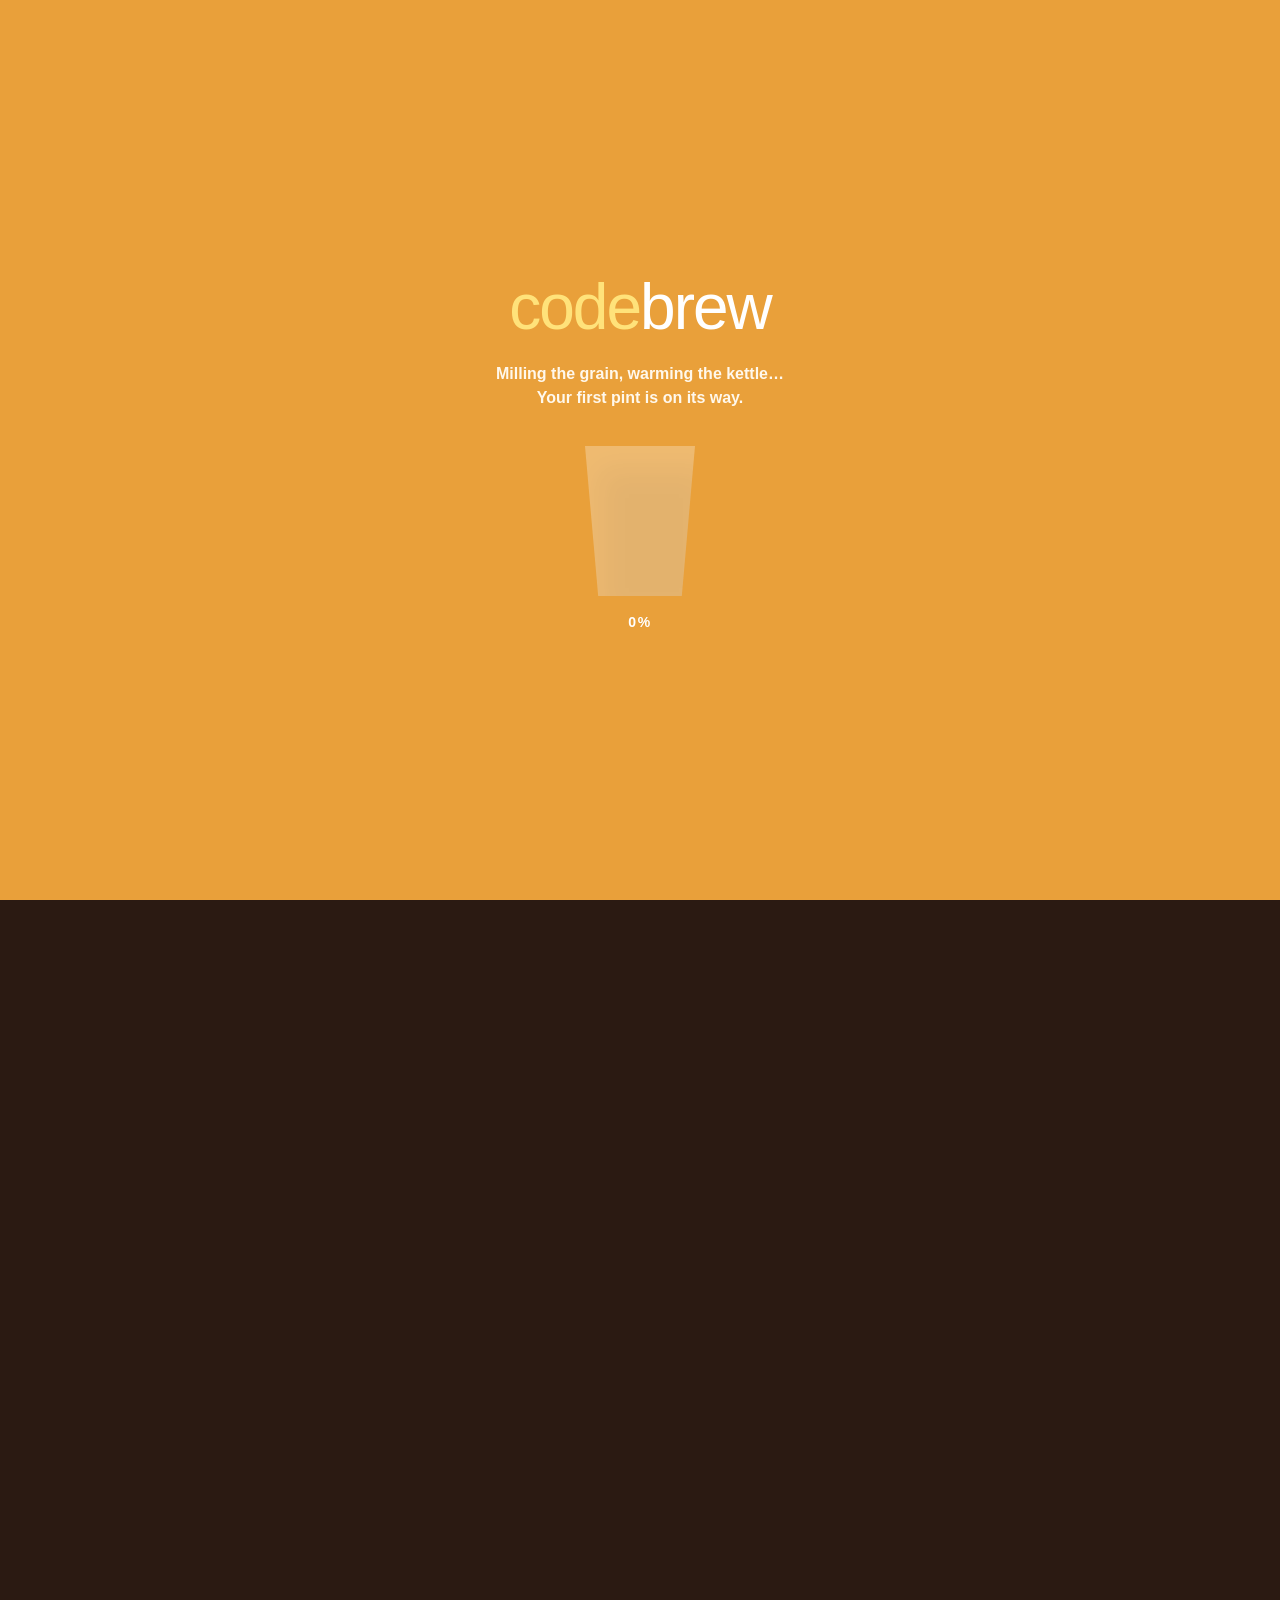
<file: index.html>
<!doctype html>
<html lang="en">
<head>
<meta charset="utf-8">
<meta name="viewport" content="width=device-width, initial-scale=1">
<script>/* ?debug=1 shows JS errors on screen (for testing on phones); ?y=N scrolls there once the page is ready */
(function(){var q=location.search;if(!/[?&]debug=1/.test(q))return;var L=[];function show(){var b=document.getElementById("cb-dbg");if(!b){b=document.createElement("pre");b.id="cb-dbg";b.style.cssText="position:fixed;left:0;right:0;bottom:0;z-index:99999;margin:0;max-height:45vh;overflow:auto;background:rgba(160,0,0,.92);color:#fff;font:11px/1.35 monospace;padding:8px;white-space:pre-wrap";(document.body||document.documentElement).appendChild(b)}b.textContent=L.join("\n")}
window.addEventListener("error",function(e){L.push("ERR "+(e.message||e.target&&(e.target.src||e.target.href)||"?")+" @"+(e.filename||"").split("/").pop()+":"+(e.lineno||""));show()},true);
window.addEventListener("unhandledrejection",function(e){L.push("REJ "+(e.reason&&(e.reason.stack||e.reason.message)||e.reason));show()});
addEventListener("load",function(){setTimeout(function(){L.push("OK loaded · "+innerWidth+"x"+innerHeight+" · reduce="+matchMedia("(prefers-reduced-motion: reduce)").matches+" · gsap="+(window.gsap&&gsap.version)+" · ST="+!!window.ScrollTrigger+" · y="+scrollY+" · "+navigator.userAgent.replace(/^.*?\(/,"("));show();var m=q.match(/[?&]y=(\d+)/);if(m)window.scrollTo(0,+m[1])},3500)})})();</script>

<title>codebrew · Germanjit Singh Sandhu · Senior Shopify &amp; Shopify Plus Developer, Portugal</title>
<meta name="description" content="Germanjit Singh Sandhu, senior Shopify &amp; Shopify Plus developer in Portugal: custom OS 2.0 themes, checkout extensions, Shopify Functions, B2B, apps and back ends. 200+ stores since 2015.">
<link rel="canonical" href="https://codebrew.pt/">
<meta name="theme-color" content="#e9a03a">
<link rel="icon" href="assets/favicon.svg" type="image/svg+xml">
<meta property="og:type" content="profile"><meta property="og:url" content="https://codebrew.pt/">
<meta property="og:title" content="Germanjit Singh Sandhu · Senior Shopify Plus Developer · codebrew">
<meta property="og:description" content="Shopify Plus, checkout extensions, custom themes and apps, brewed since 2015. 200+ stores served.">
<meta property="og:image" content="https://codebrew.pt/assets/og.jpg">
<meta name="twitter:card" content="summary_large_image">
<script type="application/ld+json">{"@context":"https://schema.org","@graph":[{"@type":"Person","name":"Germanjit Singh Sandhu","jobTitle":"Senior Shopify & Shopify Plus Developer","url":"https://codebrew.pt/","email":"mailto:ambduu@gmail.com","address":{"@type":"PostalAddress","addressCountry":"PT"},"sameAs":["https://github.com/ambduu","https://www.linkedin.com/in/germanjit-singh-sandhu","https://www.shopify.com/partners/directory/partner/ambduu"],"@id":"https://codebrew.pt/#germanjit","knowsAbout":["Shopify","Shopify Plus","Liquid","Shopify OS 2.0 themes","Checkout UI extensions","Shopify Functions","Shopify B2B","Shopify apps","Headless commerce"],"worksFor":{"@id":"https://codebrew.pt/#codebrew"}},{"@type":"ProfessionalService","@id":"https://codebrew.pt/#codebrew","name":"codebrew","alternateName":"codebrew · Germanjit Singh Sandhu","url":"https://codebrew.pt/","image":"https://codebrew.pt/assets/og.jpg","logo":"https://codebrew.pt/assets/favicon.svg","description":"Shopify & Shopify Plus development studio in Portugal: custom themes, checkout extensions, Shopify Functions, B2B, apps and integrations. 200+ stores since 2015.","founder":{"@id":"https://codebrew.pt/#germanjit"},"email":"ambduu@gmail.com","areaServed":["PT","EU","GB","US","Worldwide"],"address":{"@type":"PostalAddress","addressCountry":"PT"},"sameAs":["https://github.com/ambduu","https://www.linkedin.com/in/germanjit-singh-sandhu","https://www.shopify.com/partners/directory/partner/ambduu"],"knowsAbout":["Shopify","Shopify Plus","Liquid","Shopify OS 2.0 themes","Checkout UI extensions","Shopify Functions","Shopify B2B","Shopify apps","Headless commerce"]},{"@type":"WebSite","@id":"https://codebrew.pt/#site","url":"https://codebrew.pt/","name":"codebrew","publisher":{"@id":"https://codebrew.pt/#codebrew"},"inLanguage":"en"}]}</script>
<link rel="preconnect" href="https://fonts.googleapis.com"><link rel="preconnect" href="https://fonts.gstatic.com" crossorigin>
<link href="https://fonts.googleapis.com/css2?family=Archivo+Black&family=Archivo:wght@500;600;700;800&family=Rye&family=Caveat:wght@600;700&display=swap" rel="stylesheet">
<link rel="stylesheet" href="journey.css?v=1795822524">
<link rel="stylesheet" href="nightlights.css?v=1795822524">
<link rel="stylesheet" href="pint.css?v=1795822524">
<link rel="stylesheet" href="signs2.css?v=1795822524">
</head>
<body>
<div class="grain" aria-hidden="true"></div>

<!-- loader -->
<div class="loader" id="loader" aria-hidden="true">
  <div class="loader-logo">code<b>brew</b></div>
  <p>Milling the grain, warming the kettle…<br>Your first pint is on its way.</p>
  <div class="loader-pint"><i class="beer" id="loaderBeer"></i><i class="foam"></i></div>
  <span class="loader-pct" id="loaderPct">0%</span>
</div>

<!-- fixed header, Alfred-style -->
<header class="jh" id="jh">
  <a class="jh-logo" href="#top" aria-label="codebrew, back to the top"><svg class="lg" viewBox="10 18 600 200" aria-hidden="true">
      <defs><clipPath id="lgWord"><text x="300" y="150" text-anchor="middle" font-family="Archivo Black" font-size="110" letter-spacing="-4">codebrew</text></clipPath>
        <clipPath id="lgHalf"><rect x="296" y="0" width="330" height="220"/></clipPath></defs>
      <text class="lg-empty" x="300" y="150" text-anchor="middle" font-family="Archivo Black" font-size="110" letter-spacing="-4">codebrew</text>
      <g clip-path="url(#lgWord)"><rect class="lg-code" x="0" y="40" width="296" height="140"/>
        <g clip-path="url(#lgHalf)"><g class="lg-lvl"><rect class="lg-beer" x="0" y="66" width="620" height="120"/>
          <g class="lg-wv"><path class="lg-foam" d="M0 60 Q30 50 60 60 T120 60 T180 60 T240 60 T300 60 T360 60 T420 60 T480 60 T540 60 T600 60 T660 60 T720 60 T780 60 V80 H0Z"/></g>
          <circle class="lg-b" cx="330" cy="160" r="4"/><circle class="lg-b" cx="410" cy="164" r="3.5" style="animation-delay:-.9s"/><circle class="lg-b" cx="500" cy="160" r="4.5" style="animation-delay:-1.6s"/></g></g></g>
      <g transform="translate(298 0) scale(.92 1) translate(-268 0)"><g class="lg-crown"><g class="lg-br">
        <path class="lg-foam lg-edge" d="M270 72 Q272 50 296 54 Q306 36 328 44 Q344 28 366 40 Q386 24 406 38 Q428 24 446 38 Q468 26 488 42 Q510 32 526 48 Q548 40 560 56 Q576 60 574 74 Q566 80 552 76 Q530 78 510 74 Q490 78 470 74 Q450 78 430 74 Q410 78 390 74 Q370 78 350 74 Q330 78 310 74 Q290 78 270 72Z"/>
        <rect class="lg-foam lg-d" x="318" y="72" width="8" height="15" rx="4"/><rect class="lg-foam lg-d" x="436" y="72" width="8" height="20" rx="4" style="animation-delay:-1.1s"/>
        <path class="lg-foam lg-edge lg-run" d="M560 70 Q572 72 572 90 L572 132 Q572 142 566 142 Q560 142 560 132 L560 84Z"/></g></g>
        <ellipse class="lg-foam lg-edge lg-drop" cx="566" cy="148" rx="6" ry="8"/>
        <path class="lg-foam lg-edge lg-spl" d="M546 212 Q556 198 566 210 Q576 198 586 212Z"/></g>
    </svg></a>
  <div class="jh-cta"><a class="pill y" href="#tram">Order a round</a><a class="pill w" href="#taproom">Tap list</a></div>
  <div class="cord-spot" id="cordSpot" aria-hidden="true"></div>
</header>

<noscript><div style="padding:120px 8vw;background:#e9a03a;color:#2b1a12;font:600 18px/1.5 Archivo,sans-serif"><h1>Germanjit Singh Sandhu · Senior Shopify &amp; Shopify Plus developer in Portugal</h1><p>Custom OS 2.0 themes, Shopify Plus (checkout extensions, Functions, B2B, Markets), apps and back ends, and launch. 200+ stores since 2015.</p><p><a href="themes.html">Custom themes</a> · <a href="shopify-plus.html">Shopify Plus</a> · <a href="apps.html">Apps</a> · <a href="launch.html">Launch</a></p><p><a href="shopify-developer-portugal.html">Shopify developer in Portugal</a> · <a href="hire-shopify-developer.html">Hire a Shopify developer</a> · <a href="shopify-cro.html">Shopify CRO</a> · <a href="shopify-speed-optimization.html">Shopify speed optimization</a> · <a href="stores.html">All stores</a></p><p>Email <a href="mailto:ambduu@gmail.com">ambduu@gmail.com</a> · <a href="https://www.linkedin.com/in/germanjit-singh-sandhu">LinkedIn</a> · <a href="https://github.com/ambduu">GitHub</a></p></div></noscript>
<main id="journey"></main>

<!-- progress keg on the right edge -->
<div class="jprog" aria-hidden="true"><i id="jprogFill"></i></div>

<script src="assets/vendor/gsap.min.js?v=1795822524"></script>
<script src="assets/vendor/ScrollTrigger.min.js?v=1795822524"></script>
<script src="assets/vendor/CustomEase.min.js?v=1795822524"></script>
<script src="assets/vendor/CustomWiggle.min.js?v=1795822524"></script>
<script src="assets/vendor/Physics2DPlugin.min.js?v=1795822524"></script>
<script src="assets/vendor/SplitText.min.js?v=1795822524"></script>
<script src="kit.js?v=1795822524"></script>
<!-- scenes (each pushes into window.SCENES) -->
<script src="scenes/10-hero.js?v=1795822524"></script>
<script src="scenes/20-mill.js?v=1795822524"></script>
<script src="scenes/30-boil.js?v=1795822524"></script>
<script src="scenes/40-chill.js?v=1795822524"></script>
<script src="scenes/50-ferment.js?v=1795822524"></script>
<script src="work.js?v=1795822524"></script>
<script src="scenes/60-bottling.js?v=1795822524"></script>
<script src="scenes/65-taproom.js?v=1795822524"></script>
<script src="scenes/70-tram.js?v=1795822524"></script>
<script src="scenes/80-bar.js?v=1795822524"></script>
<script src="journey.js?v=1795822524"></script>
<script src="signs2.js?v=1795822524"></script>
<script src="pint.js?v=1795822524"></script>
<script src="rope.js?v=1795822524"></script>
<script src="nightlights.js?v=1795822524"></script>
<script src="fx.js?v=1795822524"></script>
</body>
</html>
</file>
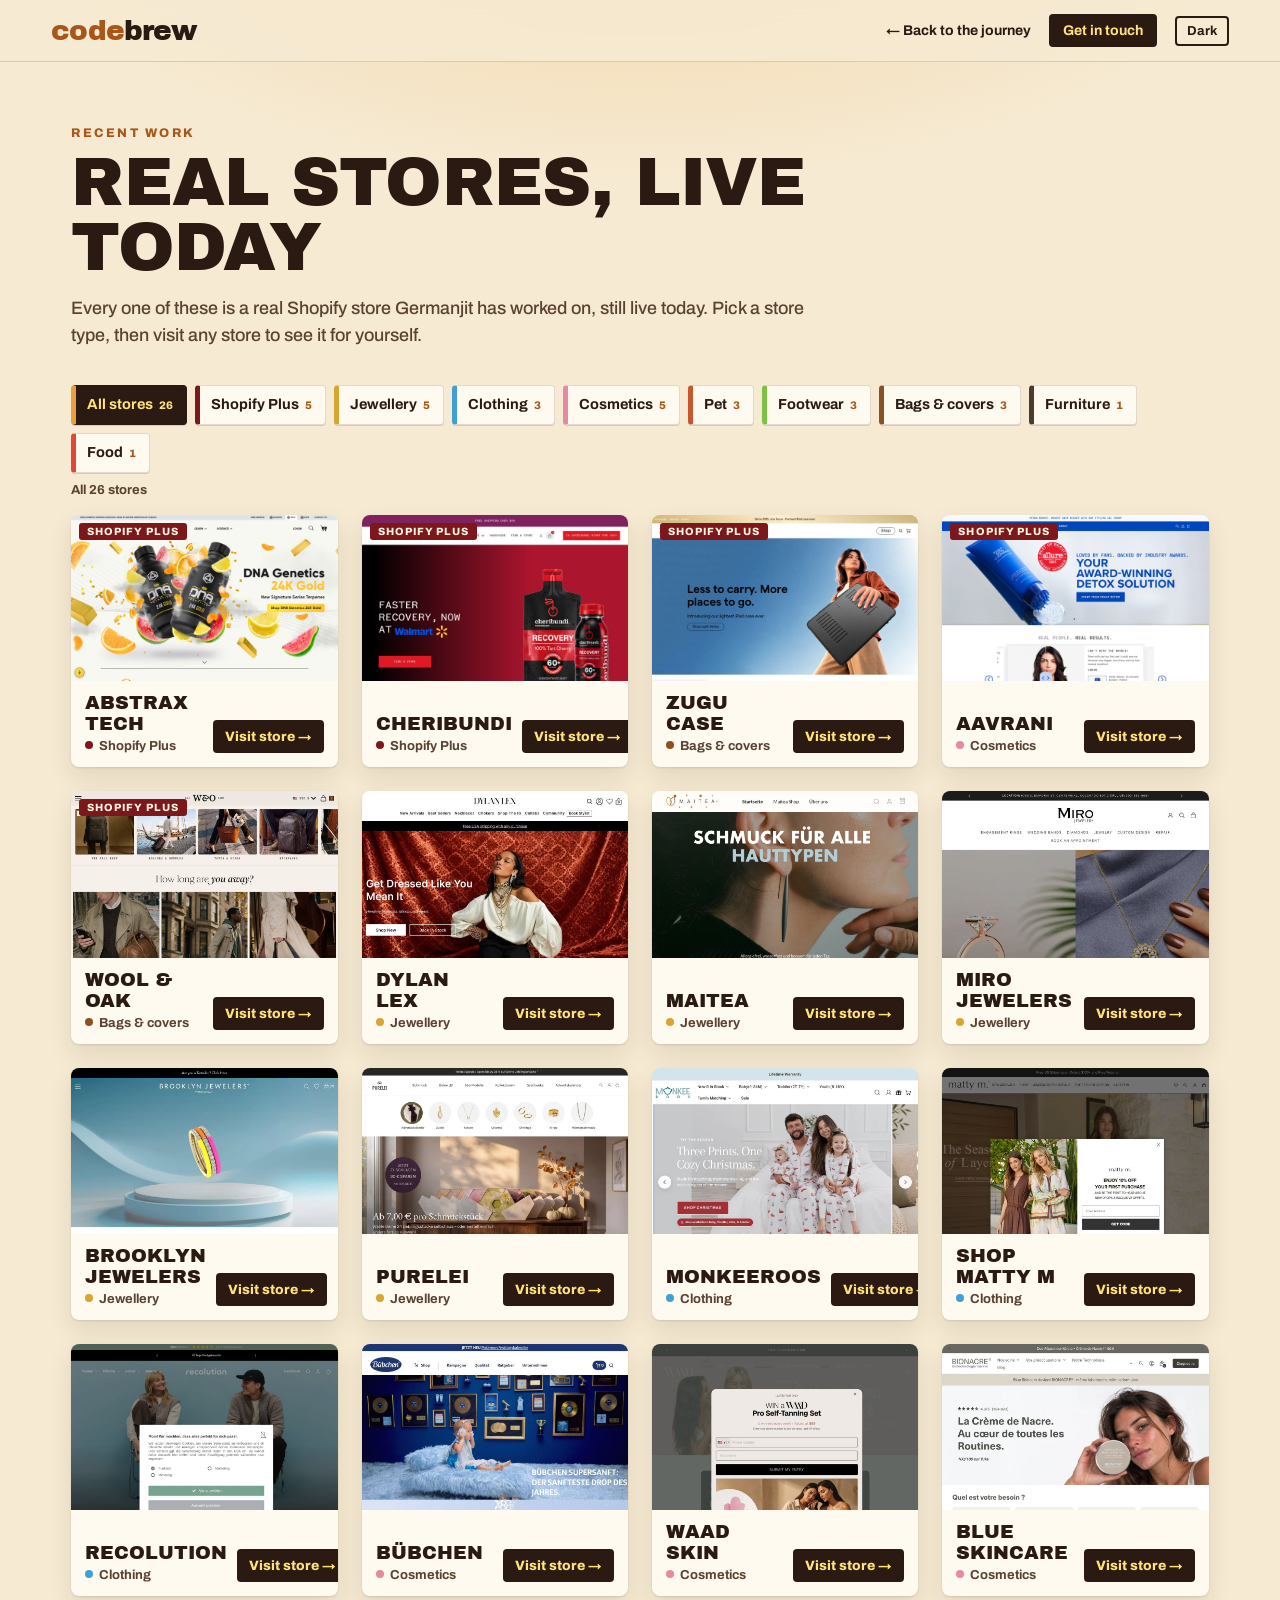
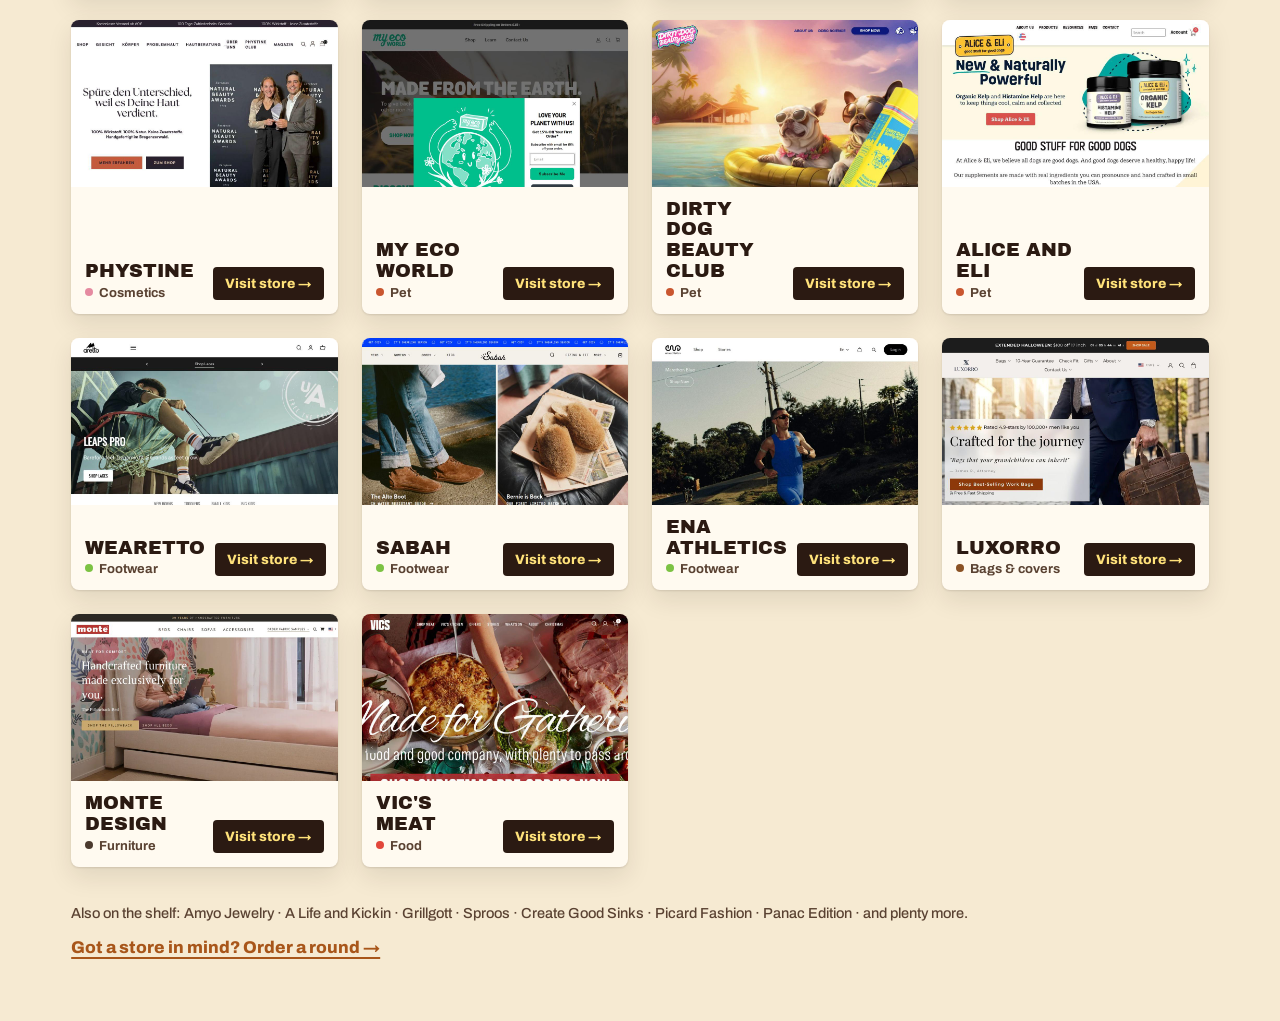
<file: stores.html>
<!doctype html>
<html lang="en">
<head>
<meta charset="utf-8">
<meta name="viewport" content="width=device-width, initial-scale=1">
<title>All stores · codebrew · Germanjit Singh Sandhu</title>
<link rel="canonical" href="https://codebrew.pt/stores.html">
<meta property="og:type" content="website"><meta property="og:url" content="https://codebrew.pt/stores.html">
<meta property="og:title" content="All stores · codebrew · Germanjit Singh Sandhu"><meta property="og:description" content="Real Shopify and Shopify Plus stores Germanjit Singh Sandhu has worked on, still live today. Jewellery, clothing, cosmetics, pet, footwear, bags, furniture and food.">
<meta property="og:image" content="https://codebrew.pt/assets/og.jpg"><meta name="twitter:card" content="summary_large_image">

<meta name="description" content="Real Shopify and Shopify Plus stores Germanjit Singh Sandhu has worked on, still live today. Jewellery, clothing, cosmetics, pet, footwear, bags, furniture and food.">
<link rel="icon" href="assets/favicon.svg" type="image/svg+xml">
<meta name="theme-color" content="#e9a03a">
<script>/* theme before first paint: same key + values as the journey (rope.js) */
(function () { var t = null; try { t = localStorage.getItem("brew-theme"); } catch (e) {}
  if (t !== "dark" && t !== "light") t = matchMedia("(prefers-color-scheme: dark)").matches ? "dark" : "light";
  document.documentElement.dataset.theme = t; })();</script>
<link rel="preconnect" href="https://fonts.googleapis.com"><link rel="preconnect" href="https://fonts.gstatic.com" crossorigin>
<link href="https://fonts.googleapis.com/css2?family=Archivo+Black&family=Archivo:wght@500;600;700;800&display=swap" rel="stylesheet">
<link rel="stylesheet" href="stores.css?v=1795822524">
</head>
<body>
<header class="sh">
  <a class="sh-logo" href="index.html" aria-label="codebrew, back to the journey">code<b>brew</b></a>
  <nav class="sh-nav" aria-label="Main">
    <a href="index.html#taproom">← Back to the journey</a>
    <a class="sh-cta" href="index.html#tram">Get in touch</a>
    <button class="sh-theme" type="button" aria-label="Switch light or dark"><span class="sh-t-l">Dark</span><span class="sh-t-d">Light</span></button>
  </nav>
</header>

<main class="wrap">
  <div class="intro">
    <p class="kick">Recent work</p>
    <h1>Real stores, live today</h1>
    <p class="lede">Every one of these is a real Shopify store Germanjit has worked on, still live today. Pick a store type, then visit any store to see it for yourself.</p>
  </div>

  <div class="chips" role="group" aria-label="Filter stores by type" id="chips"></div>
  <p class="count" id="count" aria-live="polite"></p>

  <ul class="grid" id="grid"></ul>

  <p class="more" id="more"></p>
  <p class="back"><a href="index.html#tram">Got a store in mind? Order a round →</a></p>
</main>

<dialog class="lb" id="lb" aria-labelledby="lbName">
  <figure class="lb-fig">
    <div class="lb-bar"><i></i><i></i><i></i><span id="lbDom"></span></div>
    <img id="lbImg" alt="" width="1024" height="640">
  </figure>
  <div class="lb-meta">
    <div><h2 id="lbName"></h2><p id="lbInd"></p><p id="lbNote" class="lb-note"></p></div>
    <div class="lb-act"><a class="btn" id="lbGo" target="_blank" rel="noopener">Visit store →</a><button class="lb-x" type="button" id="lbX">Close</button></div>
  </div>
</dialog>

<noscript><p class="wrap">This list needs JavaScript. You can still browse the stores on the <a href="themes.html">themes page</a>.</p></noscript>
<script src="work.js?v=1795822524"></script>
<script src="stores.js?v=1795822524"></script>
</body>
</html>
</file>
<file: journey.css>
:root { --ink: #2b1a12; --honey: #ffe27a; --amber: #e9a03a; }
* { box-sizing: border-box; }
html { scroll-behavior: auto; overflow-anchor: none; }
body { margin: 0; font-family: Archivo, "Helvetica Neue", Arial, sans-serif; color: #fff; background: #2b1a12; overflow-x: hidden; }
a { color: inherit; }
.grain { position: fixed; inset: 0; z-index: 90; pointer-events: none; opacity: .07;
  /* PERF: no mix-blend-mode. Multiplying grey noise n at opacity o == painting black at alpha o*(1-n) with normal blending,
     so the noise tile is pre-baked as black-with-alpha and the compositor no longer re-blends the whole viewport every frame */
  background-image: url("data:image/svg+xml,%3Csvg xmlns='http://www.w3.org/2000/svg' width='160' height='160'%3E%3Cfilter id='n'%3E%3CfeTurbulence type='fractalNoise' baseFrequency='.9' numOctaves='2' stitchTiles='stitch'/%3E%3CfeColorMatrix values='0 0 0 0 0 0 0 0 0 0 0 0 0 0 0 -.267 -.267 -.267 0 .53'/%3E%3C/filter%3E%3Crect width='160' height='160' filter='url(%23n)'/%3E%3C/svg%3E"); }

/* scenes */
.jscene { position: relative; background: var(--bg); }
.jstage { position: sticky; top: 0; height: 100vh; height: 100svh; overflow: hidden; overflow: clip; background: var(--bg); }
.jstage > svg.art { position: absolute; inset: 0; width: 100%; height: 100%; }
.jstage .layer { position: absolute; inset: 0; }

/* label overlay (K.label) */
.kb-label { position: absolute; z-index: 5; text-decoration: none; font-family: "Archivo Black", Archivo, sans-serif; font-size: clamp(34px, 4.2vw, 64px); line-height: .95; letter-spacing: -.01em; text-transform: uppercase; max-width: 32vw; }
.kb-label i { font-style: normal; display: inline-block; transition: transform .3s; }
.kb-label:hover i { transform: translateX(8px); }
.kb-label small { display: block; margin-top: 14px; font: 600 clamp(14px, 1.15vw, 18px)/1.45 Archivo, sans-serif; text-transform: none; letter-spacing: 0; max-width: 26em; }

/* ===== service line (K.svc): the one clear "what he does here" label per service scene =====
   kicker (Step 0X · brew step) + service title + one plain sentence, on a paper slip so it reads over any art.
   Desktop: the scene places it (left/top). Portrait phones: full-width slip at the top, under the header. */
.kb-label.svc { left: 6%; top: 14%; z-index: 6 !important; max-width: min(440px, 34vw); padding: 18px 22px 18px; border-radius: 4px;
  font-size: clamp(28px, 2.8vw, 44px); color: var(--svc-ink, #2b1a12); background: var(--svc-bg, rgba(255,250,240,.94)); text-shadow: none;
  box-shadow: 0 1px 0 rgba(255,255,255,.6) inset, 3px 6px 0 rgba(20,10,0,.06), 10px 20px 34px rgba(20,10,0,.24); }
.kb-label.svc::before { content: ""; position: absolute; left: 50%; top: -8px; width: 70px; height: 18px; margin-left: -35px; rotate: -2deg; background: rgba(242,193,78,.75); } /* tape */
.svc-nw { white-space: nowrap; }
.svc-kick { display: block; margin-bottom: 10px; font: 800 12.5px/1.2 Archivo, sans-serif; letter-spacing: .16em; text-transform: uppercase; font-style: normal; color: var(--svc-kick, #b4481f); }
.kb-label.svc small { margin-top: 10px; max-width: 30em; color: var(--svc-sub, #4a3424); font-size: clamp(14px, 1.1vw, 17px); }
[data-theme="dark"] .kb-label.svc { --svc-bg: rgba(24,15,10,.9); --svc-ink: #fff6e2; --svc-sub: #ecdcc6; --svc-kick: #ffb366; text-shadow: none;
  box-shadow: 0 0 0 1px rgba(255,214,150,.14) inset, 10px 20px 34px rgba(0,0,0,.4); }
[data-theme="dark"] .kb-label.svc::before { background: rgba(242,193,78,.45); }
@media (max-height: 500px) and (min-aspect-ratio: 1/1) {
  .kb-label.svc { font-size: 22px; padding: 10px 13px 11px; max-width: 32vw; }
  .kb-label.svc small { font-size: 11.5px; margin-top: 6px; } .svc-kick { font-size: 9.5px; margin-bottom: 5px; } .kb-label.svc::before { display: none; }
}
@media (max-aspect-ratio: 1/1) {
  .kb-label.svc { left: 14px !important; right: 14px !important; top: 76px !important; bottom: auto !important; max-width: none !important; font-size: 27px !important; padding: 13px 16px 13px; }
  .kb-label.svc small { font-size: 14px !important; margin-top: 7px !important; max-width: none; } .svc-kick { font-size: 11px; margin-bottom: 7px; }
}

/* header */
.jh { position: fixed; z-index: 50; top: 0; left: 0; right: 0; display: flex; align-items: center; gap: 28px; padding: 22px 5vw; transition: color .4s; color: #fff; }
.jh[data-tone="dark"] { color: var(--ink); }
.jh-logo { font-family: "Archivo Black", sans-serif; font-size: 34px; letter-spacing: -1.5px; text-decoration: none; color: #ffe39a; }
.jh-logo b { color: currentColor; font-weight: 400; }
.jh[data-tone="dark"] .jh-logo b { color: var(--ink); }
.jh[data-tone="dark"] .jh-logo { color: #b8650f; }
.jh-menu { display: flex; gap: 26px; font: 800 13px Archivo, sans-serif; letter-spacing: .1em; text-transform: uppercase; }
.jh-menu a { text-decoration: none; opacity: .9; } .jh-menu a:hover { opacity: 1; text-decoration: underline; text-underline-offset: 6px; }
.jh-cta { margin-left: auto; display: flex; gap: 10px; }
.pill { padding: 10px 18px; font: 800 13px Archivo, sans-serif; letter-spacing: .08em; text-transform: uppercase; text-decoration: none; box-shadow: 4px 8px 16px rgba(0,0,0,.18); }
.pill.y { background: var(--honey); color: #6a4300; } .pill.w { background: #fff; color: #c46a1f; }
.pill, .jh-menu a { white-space: nowrap; }
.jh-burger { display: none; border: 0; background: rgba(43,26,18,.82); color: #ffe39a; font: 800 12px Archivo, sans-serif; letter-spacing: .12em; text-transform: uppercase; padding: 10px 14px; cursor: pointer; }
.pill.w { color: #a4520f; }
/* soft scrim so the header stays readable over busy art */
.jh::before { content: ""; position: absolute; inset: 0 0 -30px; z-index: -1; pointer-events: none; background: linear-gradient(180deg, rgba(20,12,6,.28), transparent); transition: opacity .4s; }
.jh[data-tone="dark"]::before { background: linear-gradient(180deg, rgba(255,248,232,.55), transparent); }
@media (max-width: 1100px) {
  .jh-menu { display: none; position: absolute; top: 100%; right: 20px; flex-direction: column; gap: 0; background: #2b1a12; color: #fff8ec; padding: 8px 0; box-shadow: 0 18px 40px rgba(0,0,0,.35); }
  .jh-menu a { padding: 14px 22px; }
  .jh.open .jh-menu { display: flex; }
  .jh-burger { display: block; margin-left: auto; } .jh-cta { margin-left: 0; }
  .jh { padding: 16px 20px; gap: 12px; } .jh-logo { font-size: 26px; } .pill.w { display: none; }
}
@media (max-width: 420px) { .pill.y { padding: 10px 12px; font-size: 11px; } }
@media (max-height: 500px) { .jh { padding: 8px 20px; } .jh-logo { font-size: 22px; } .pill { padding: 6px 12px; } .kb-label { font-size: 28px; } }
a:focus-visible, button:focus-visible, textarea:focus-visible, select:focus-visible, input:focus-visible { outline: 3px solid #ffe27a; outline-offset: 3px; }
[data-theme="dark"] .jh[data-tone="dark"] { color: #fff; }
[data-theme="dark"] .jh[data-tone="dark"] .jh-logo { color: #ffe39a; }
[data-theme="dark"] .jh[data-tone="dark"] .jh-logo b { color: #fff; }
[data-theme="dark"] .jh::before { background: linear-gradient(180deg, rgba(8,6,14,.5), transparent); }
.sr-only { position: absolute; width: 1px; height: 1px; overflow: hidden; clip: rect(0 0 0 0); white-space: nowrap; }

/* progress keg */
.jprog { position: fixed; z-index: 40; right: 18px; top: 50%; width: 10px; height: 160px; margin-top: -80px; border-radius: 6px; background: rgba(0,0,0,.18); overflow: hidden; }
@media (max-width: 700px) { .jprog { right: 4px; width: 4px; } }
.jprog i { position: absolute; inset: 0; background: linear-gradient(#fff6e2 0 10px, #f2c14e 10px); transform: scaleY(0); transform-origin: 50% 100%; }

/* loader */
.loader { position: fixed; inset: 0; z-index: 100; background: var(--amber); display: grid; place-content: center; text-align: center; gap: 18px; }
.loader-logo { font-family: "Archivo Black", sans-serif; font-size: 64px; letter-spacing: -2px; color: var(--honey); } .loader-logo b { color: #fff; font-weight: 400; }
.loader p { margin: 0; font: 600 16px/1.5 Archivo, sans-serif; color: #fff8ec; }
.loader-pint { position: relative; margin: 18px auto 0; width: 110px; height: 150px; background: rgba(255,255,255,.28); clip-path: polygon(0 0, 100% 0, 88% 100%, 12% 100%); filter: drop-shadow(14px 22px 14px rgba(0,0,0,.25)); }
.loader-pint .beer { position: absolute; left: 0; right: 0; bottom: 0; height: 0; background: #f2c14e; }
.loader-pint .foam { position: absolute; left: 0; right: 0; top: 18%; height: 16px; background: #fff6e2; border-radius: 8px; opacity: .0; }
.loader-pct { font: 800 14px Archivo, sans-serif; letter-spacing: .12em; color: #fff; }

/* (reduce-motion no longer flattens the scenes: the scroll story is visitor-driven and runs for everyone) */


/* ===== v2: design box + photoreal sprites + cursor light ===== */
:root { --lx: 1; --ly: 1; --mx: 50vw; --my: 40vh; }
.kbox { position: absolute; left: 0; top: 0; width: 1440px; height: 900px; transform-origin: 0 0; }
/* no blanket will-change: at DPR2 a 1100px sprite + drop-shadow layer can exceed tile limits and fail to paint.
   GSAP (force3D:auto) still promotes a sprite while it is actually tweening; scenes add will-change only where needed. */
.ks { position: absolute; display: block; height: auto; user-select: none; -webkit-user-drag: none; }
.kat { position: absolute; }
.d1 { filter: drop-shadow(calc(var(--lx) * 2px) calc(var(--ly) * 3px) 2px rgba(20,10,0,.32)) drop-shadow(calc(var(--lx) * 10px) calc(var(--ly) * 16px) 12px rgba(20,10,0,.22)); }
.d2 { filter: drop-shadow(calc(var(--lx) * 3px) calc(var(--ly) * 4px) 3px rgba(20,10,0,.34)) drop-shadow(calc(var(--lx) * 22px) calc(var(--ly) * 34px) 22px rgba(20,10,0,.26)); }
.d3 { filter: drop-shadow(calc(var(--lx) * 4px) calc(var(--ly) * 6px) 4px rgba(20,10,0,.34)) drop-shadow(calc(var(--lx) * 40px) calc(var(--ly) * 60px) 34px rgba(20,10,0,.28)); }
.ktag { display: inline-block; position: relative; padding: 8px 14px 8px 22px; isolation: isolate; color: #3a2414; font: 800 14px Archivo, sans-serif; letter-spacing: .04em; text-transform: uppercase; filter: drop-shadow(calc(var(--lx) * 6px) calc(var(--ly) * 9px) 6px rgba(0,0,0,.25)); }
.ktag::after { content: ""; position: absolute; inset: 0; z-index: -1; background: var(--tc); clip-path: polygon(12px 0, 100% 0, 100% 100%, 12px 100%, 0 50%); }
.ktag::before { content: ""; position: absolute; left: 9px; top: 50%; width: 7px; height: 7px; margin-top: -3.5px; border-radius: 50%; background: rgba(0,0,0,.35); }

/* ===== bulb pull-cord (from the original site) ===== */
.cord-spot { width: 36px; height: 52px; flex: none; margin-left: 10px; }
.jh-cta { margin-left: auto; }

/* ===== Stout mode: lights out, your cursor is a lantern ===== */
.night { position: absolute; inset: 0; z-index: 4; pointer-events: none; opacity: 0;
  background:
    radial-gradient(circle 240px at var(--mx) var(--my), rgba(255,190,110,.16) 0, rgba(255,170,90,.06) 45%, transparent 70%),
    radial-gradient(circle 300px at var(--mx) var(--my), transparent 0, rgba(8,6,18,.35) 55%, rgba(6,4,14,.78) 100%);
}
[data-theme="dark"] .night { opacity: 1; }
[data-theme="dark"] .jh { color: #fff; }
[data-theme="dark"] .kb-label { text-shadow: 0 2px 18px rgba(0,0,0,.6); }

/* stage text sits above the night layer so it stays readable */
.jstage > :not(.kbox):not(.night):not(svg) { z-index: 5; }
[data-theme="dark"] .jstage { --nightText: 1; }
[data-theme="dark"] .h-title, [data-theme="dark"] .h-txt { text-shadow: 0 2px 20px rgba(0,0,0,.45); }

/* ===== stacked paper sheets: torn top edge + the shade that falls on the sheet underneath ===== */
.jscene { isolation: isolate; }
/* while a sheet sinks back (scale .94, journey.js) its section shows round the edges: paint that gap in the same
   half-shaded tone the sheet gets (jshade #140a04 @ .5) instead of a bright --bg strip at the top and sides */
.jscene { background: color-mix(in srgb, var(--bg) 50%, #140a04); }
.jtear { position: absolute; left: 0; right: 0; top: -21px; height: 22px; z-index: 3; pointer-events: none; background: var(--bg);
  -webkit-mask: url("data:image/svg+xml,%3Csvg xmlns='http://www.w3.org/2000/svg' viewBox='0 0 600 22' preserveAspectRatio='none'%3E%3Cpath d='M0 22V12l14-5 11 6 16-8 9 7 18-4 12 5 15-9 10 8 20-6 8 4 17-7 13 9 11-5 16 3 9-8 19 6 12-3 14 7 10-9 18 6 15-4 9 5 17-8 12 7 20-5 11 4 13-7 16 8 10-4 18 2 9-8 14 6 19-5 11 7 16-6 12 5 15-9 10 8 17-4 13 6 18-7 9 5 16-3 8 10V22Z'/%3E%3C/svg%3E") 0 0 / 600px 22px repeat-x;
          mask: url("data:image/svg+xml,%3Csvg xmlns='http://www.w3.org/2000/svg' viewBox='0 0 600 22' preserveAspectRatio='none'%3E%3Cpath d='M0 22V12l14-5 11 6 16-8 9 7 18-4 12 5 15-9 10 8 20-6 8 4 17-7 13 9 11-5 16 3 9-8 19 6 12-3 14 7 10-9 18 6 15-4 9 5 17-8 12 7 20-5 11 4 13-7 16 8 10-4 18 2 9-8 14 6 19-5 11 7 16-6 12 5 15-9 10 8 17-4 13 6 18-7 9 5 16-3 8 10V22Z'/%3E%3C/svg%3E") 0 0 / 600px 22px repeat-x; }
.jtear::after { content: ""; position: absolute; left: 0; right: 0; top: 0; height: 22px; background: linear-gradient(rgba(255,255,255,.35), transparent 60%); }
.jscene + .jscene::before { content: ""; position: absolute; left: 0; right: 0; top: -40px; height: 40px; z-index: 2; pointer-events: none; background: linear-gradient(transparent, rgba(20,10,0,.28)); }
.jshade { position: absolute; inset: 0; z-index: 7; background: #140a04; opacity: 0; pointer-events: none; }

/* the bulb is retired: the header pint is the light switch */
.cord-spot { width: 0 !important; margin: 0 !important; }
.pint { margin-left: 14px; }

/* PERF: promoted only while the sheet is being covered (journey.js toggles .jcover) */
.jstage.jcover { will-change: transform; }
.jstage.jcover > .jshade { will-change: opacity; }

/* header must always fit (the pint is the light switch, it can never be pushed off-screen) */
.jh .pint, .jh-cta, .jh-logo { flex: none; }
.jh-menu { min-width: 0; }
@media (min-width: 1101px) and (max-width: 1560px) {
  .jh { padding-left: 3vw; padding-right: 3vw; gap: 18px; }
  .jh-logo { font-size: 30px; }
  .jh-menu { gap: 15px; font-size: 12px; letter-spacing: .06em; }
  .jh .pill.w { display: none; }          /* "Tap list" duplicates "Recent work" in the menu */
  .jh .pill { padding-left: 14px; padding-right: 14px; }
}
@media (min-width: 1101px) and (max-width: 1240px) { .jh-menu a[href="stores.html"] { display: none; } }

/* header = logo + "Order a round" + "Tap list" + the pint switch (no menu) */
.jh-cta { margin-left: auto !important; }
.jh .pill.w { display: inline-block !important; }
@media (max-width: 480px) { .jh .pill { padding: 9px 11px; font-size: 10.5px; letter-spacing: .06em; } .jh-cta { gap: 6px; } }
@media (max-width: 360px) { .jh .pill.w { display: none !important; } }

/* ---------- animated logo: dark "code", "brew" pours full of beer, grows a foam head that overflows the w and drips ---------- */
.jh-logo { display: inline-flex; line-height: 0; --lg-code: #fff6e2; --lg-beer: #f2c14e; --lg-foam: #fffaf0; --lg-edge: rgba(120,80,30,.25); --lg-empty: rgba(255,255,255,.2); }
.jh[data-tone="dark"] .jh-logo { --lg-code: #2b1a12; --lg-beer: #e9a03a; --lg-edge: #e2d2ae; --lg-empty: rgba(43,26,18,.13); }
[data-theme="dark"] .jh .jh-logo { --lg-code: #fff; --lg-beer: #f2c14e; --lg-foam: #f3e6cf; --lg-edge: transparent; --lg-empty: rgba(255,255,255,.16); }
.jh-logo .lg { height: 1.9em; width: auto; overflow: visible; display: block; }
.lg-empty { fill: var(--lg-empty); } .lg-code { fill: var(--lg-code); } .lg-beer { fill: var(--lg-beer); }
.lg-foam { fill: var(--lg-foam); } .lg-edge { stroke: var(--lg-edge); stroke-width: 1.5px; } .lg-b { fill: var(--lg-foam); opacity: .85; }
.lg-lvl { transform: translateY(120px); animation: lg-fill 1.7s cubic-bezier(.45,0,.25,1) 1.6s forwards; }
.lg-wv { animation: lg-wave 1.5s linear infinite; }
.lg-crown { opacity: 0; transform-box: fill-box; transform-origin: 50% 100%; animation: lg-crown .7s ease-out 3.1s forwards; }
.lg-br { animation: lg-breathe 2.4s ease-in-out 3.8s infinite; }
.lg-d { transform-box: fill-box; transform-origin: 50% 0; animation: lg-dr 2.6s ease-in-out infinite; }
.lg-run { transform-box: fill-box; transform-origin: 50% 0; transform: scaleY(0); animation: lg-run 7s ease-in 3.4s infinite; }
.lg-drop { opacity: 0; transform-box: fill-box; animation: lg-drop 7s ease-in 3.4s infinite; }
.lg-spl { opacity: 0; transform-box: fill-box; transform-origin: 50% 100%; animation: lg-spl 7s ease-out 3.4s infinite; }
.lg-b { transform-box: fill-box; animation: lg-rise 2.4s linear infinite; }
.jh-logo.repour .lg-lvl { animation: lg-fill 1.5s cubic-bezier(.45,0,.25,1) forwards; }
.jh-logo.repour .lg-crown { animation: lg-crown .7s ease-out 1.3s both; }
@keyframes lg-fill { to { transform: translateY(0); } }
@keyframes lg-wave { to { transform: translateX(-120px); } }
@keyframes lg-crown { 0% { opacity: 0; transform: translateY(16px) scaleY(.3); } 70% { opacity: 1; transform: translateY(-3px) scaleY(1.08); } 100% { opacity: 1; transform: none; } }
@keyframes lg-breathe { 50% { transform: translateY(-2px); } }
@keyframes lg-dr { 50% { transform: scaleY(1.6); } }
@keyframes lg-run { 0%, 10% { transform: scaleY(0); } 40%, 85% { transform: scaleY(1); } 100% { transform: scaleY(0); } }
@keyframes lg-drop { 0%, 42% { transform: translateY(0); opacity: 0; } 45% { opacity: 1; } 60% { transform: translateY(62px); opacity: 1; } 62%, 100% { transform: translateY(62px); opacity: 0; } }
@keyframes lg-spl { 0%, 59% { transform: scale(0); opacity: 0; } 62% { transform: scale(1); opacity: 1; } 70%, 100% { transform: scale(1.5); opacity: 0; } }
@keyframes lg-rise { 0% { transform: translateY(0); opacity: 0; } 20% { opacity: .85; } 100% { transform: translateY(-90px); opacity: 0; } }
/* phones: logo + both pills + the pint must fit on one row */
@media (max-width: 480px) { .jh { padding-left: 14px !important; padding-right: 14px !important; gap: 8px !important; } .jh-logo .lg { height: 36px; } .jh-cta { gap: 5px !important; } }
@media (max-width: 380px) { .jh-logo .lg { height: 32px; } }

/* PERF (phones/tablets): the paper cut-outs' filter shadows and blurs are re-rasterised on every scroll frame, which is what made
   iPhones stutter. Touch devices and narrow screens get the flat paper look instead; the scroll story itself is unchanged. */
@media (hover: none), (max-width: 1024px) {
  .jstage *, .ml-courier *, .sg2 * { filter: none !important; }
}
</file>
<file: nightlights.css>
/* PROTOTYPE · After-hours stout mode (pairs with nightlights.js) */
/* the dark itself: warmer, deeper, scene-tinted instead of one navy veil; holes come from the JS mask */
.night { background: var(--nightTint, rgba(10,6,14,.86)) !important; -webkit-mask-repeat: no-repeat; mask-repeat: no-repeat;
  -webkit-mask-composite: source-in; mask-composite: intersect; transition: opacity .6s; }
#boil  { --nightTint: rgba(8,10,24,.84); }  #tram { --nightTint: rgba(10,10,30,.80); }
#bar   { --nightTint: rgba(12,6,16,.80); }  #bottling { --nightTint: rgba(4,14,14,.86); }
.night-bloom { position: absolute; inset: 0; z-index: 4; pointer-events: none; mix-blend-mode: screen; opacity: 0; transition: opacity .6s; }
[data-theme="dark"] .night-bloom { opacity: 1; }
.ah-box { z-index: 5; pointer-events: none; opacity: 0; transition: opacity .9s .25s; }
[data-theme="dark"] .ah-box { opacity: 1; }
.ah-box > * { position: absolute; white-space: nowrap; }
/* glow-in-the-dark chalk (phosphor): soft green, readable on the dark (contrast ~12:1 vs #0a060e) */
.ah-phos { font: 700 30px/1.05 Caveat, cursive; color: #c8ffe0; letter-spacing: .01em;
  text-shadow: 0 0 6px rgba(140,255,190,.8), 0 0 22px rgba(90,255,160,.45); animation: ahPhos 5s ease-in-out infinite alternate; }
@keyframes ahPhos { from { opacity: .82; } to { opacity: 1; } }
/* bent neon tube: hot white core, coloured glow, a tiny warm-up flicker when the lights go out */
.ah-neon { font: 400 58px/1 Rye, Georgia, serif; color: #fff2f7; padding: 4px 14px; border-radius: 14px;
  text-shadow: 0 0 2px #fff, 0 0 8px #ff5aa0, 0 0 18px #ff2f87, 0 0 42px #ff2f87, 0 0 80px rgba(255,47,135,.6);
  box-shadow: 0 0 0 2px rgba(255,90,160,.35), 0 0 24px rgba(255,47,135,.35), inset 0 0 18px rgba(255,47,135,.25); }
#mill .ah-neon, #chill .ah-neon { color: #effff6; text-shadow: 0 0 2px #fff, 0 0 8px #6dffb0, 0 0 18px #2fff8a, 0 0 42px #2fff8a, 0 0 80px rgba(47,255,138,.55);
  box-shadow: 0 0 0 2px rgba(90,255,160,.35), 0 0 24px rgba(47,255,138,.35), inset 0 0 18px rgba(47,255,138,.2); }
[data-theme="dark"] .ah-neon { animation: ahBoot 1.4s steps(1) .3s both, ahHum 3.7s ease-in-out 2s infinite; }
@keyframes ahBoot { 0% { opacity: 0 } 12% { opacity: 1 } 18% { opacity: .1 } 30% { opacity: 1 } 36% { opacity: .3 } 44%, 100% { opacity: 1 } }
@keyframes ahHum { 0%, 100% { filter: brightness(1) } 47% { filter: brightness(1) } 48% { filter: brightness(.7) } 50% { filter: brightness(1.05) } }
/* scene lamps really switch on in the dark */
[data-theme="dark"] .tr-lamp::after { background: #ffe3a0 !important; box-shadow: 0 0 22px 10px rgba(255,200,110,.6) !important; }
[data-theme="dark"] .tr-win.ah-on b { background: linear-gradient(#ffd27a, #f3a94a); box-shadow: 0 0 18px 4px rgba(255,190,90,.45); }
/* the header must stay readable whatever tone the scene asked for (fixes invisible "brew" in mill/boil/tram) */
[data-theme="dark"] .jh .jh-logo { color: #ffe39a; } [data-theme="dark"] .jh .jh-logo b { color: #fff; }
@media (prefers-reduced-motion: reduce) { .ah-phos, [data-theme="dark"] .ah-neon { animation: none; } }
[data-theme="dark"] .tr-post .tr-post-l { box-shadow: 0 0 60px 26px rgba(255,205,120,.4); }


/* phones: static neon (no endless filter/opacity animation), and no hero notes on short landscape screens */
@media (pointer: coarse) { [data-theme="dark"] .ah-neon { animation: ahBoot 1.4s steps(1) .3s both; } .ah-phos { animation: none !important; } }
@media (max-height: 660px), (max-width: 1100px) and (min-aspect-ratio: 1/1) { #top .ah-neon, #top .ah-phos { display: none !important; } }
</file>
<file: pint.css>
/* header pint = the lager/stout switch (pairs with pint.js) */
.pint { position: relative; flex: none; width: 30px; height: 42px; margin-left: 14px; padding: 0; border: 0; background: none; cursor: pointer;
  filter: drop-shadow(2px 5px 5px rgba(0,0,0,.28)); }
.pint svg { width: 100%; height: 100%; overflow: visible; }
.pint:focus-visible { outline: 2px solid var(--honey); outline-offset: 4px; border-radius: 4px; }
.pint .p-liq { fill: #f0ac2a; transition: fill .9s; } .pint .p-head { fill: #fffaf0; transition: fill .9s, height .9s; }
.pint .p-bub { fill: rgba(255,250,220,.85); animation: pRise 2.1s linear infinite paused; }
.pint.fizz .p-bub, .pint:hover .p-bub, .pint:focus-visible .p-bub { animation-play-state: running; }
.pint[data-beer="stout"] .p-liq { fill: #1d100b; } .pint[data-beer="stout"] .p-head { fill: #e7cfa3; height: 9px; }
.pint[data-beer="stout"] .p-bub { fill: rgba(231,207,163,.55); animation-name: pSurge; animation-duration: 2.8s; }
@keyframes pRise  { from { transform: translateY(0); opacity: 0 } 15% { opacity: 1 } to { transform: translateY(-26px); opacity: .6 } }
@keyframes pSurge { from { transform: translateY(-24px); opacity: 0 } 20% { opacity: 1 } to { transform: translateY(0); opacity: 0 } }   /* stout beads sink */
.pint-tip { position: absolute; right: -6px; top: 50px; white-space: nowrap; padding: 7px 10px; background: #1d100b; color: #fff6e2; font: 700 12px Archivo, sans-serif;
  letter-spacing: .04em; border-radius: 4px; opacity: 0; transform: translateY(-4px); transition: .2s; pointer-events: none; }
@media (hover: hover) { .pint:hover .pint-tip { opacity: 1; transform: none; } }
.pint:focus-visible .pint-tip, .pint.tip-on .pint-tip { opacity: 1; transform: none; }
@media (max-width: 900px) { .pint { width: 24px; height: 34px; margin-left: 8px; } }

@media (prefers-reduced-motion: reduce) { .pint .p-bub { animation: none; opacity: .6; } }
/* keep the switch on screen: the header used to push the pint past the right edge at 1101-1360px (7 menu items +
   2 pills) and on <=380px phones. (Header layout lives in journey.css; these only tighten spacing in those ranges.) */
@media (min-width: 1101px) and (max-width: 1360px) { .jh { gap: 20px; } .jh-menu { gap: 18px; } .jh .pint { margin-left: 8px; } }
@media (max-width: 380px) { .jh { padding-left: 14px; padding-right: 14px; gap: 8px; } .jh-logo { font-size: 22px; } .jh .pint { margin-left: 4px; } }
</file>
<file: signs2.css>
/* PROTOTYPE · realistic bar signs (pairs with signs2.js). Replaces the .sign block in journey.css. */
/* z 45: under the fixed header (z 50), so a sign dropping in or lifting away slides behind the nav, never over it */
.sign2 { position: fixed; z-index: 45; transition: opacity .45s ease; cursor: pointer; font-family: Archivo, sans-serif; --lit: 1; --sox: 14px; --soy: 22px; --sblur: 14px; --sop: .38; --hx: 30%; --hy: 20%; }
.sign2 b { display: block; font-family: "Rye", Georgia, serif; font-weight: 400; letter-spacing: .02em; line-height: 1.05; }
.sign2 span { display: block; margin-top: 6px; font-size: 13px; line-height: 1.35; }
.sg-board { position: relative; filter: brightness(var(--lit)) saturate(calc(.55 + var(--lit) * .45)); will-change: transform; }
.sg-face { position: relative; z-index: 1; }
/* the cast shadow lives on the wall, not on the sign: offset in screen space by the light, softened by distance */
.sg-shadow { position: absolute; left: 0; pointer-events: none; background: rgb(18,8,0); opacity: var(--sop); border-radius: 8px;
  filter: blur(var(--sblur)); translate: var(--sox) var(--soy); will-change: transform; }
/* specular hot-spot that tracks the light (lantern in stout mode, top-left-ish in lager mode) */
.sg-spec { position: absolute; inset: 0; z-index: 2; border-radius: inherit; pointer-events: none; mix-blend-mode: soft-light;
  background: radial-gradient(circle 140px at var(--hx) var(--hy), rgba(255,240,210,.75), rgba(255,240,210,0) 70%); }
[data-theme="dark"] .sg-spec { mix-blend-mode: screen; background: radial-gradient(circle 120px at var(--hx) var(--hy), rgba(255,190,110,.35), rgba(255,190,110,0) 70%); }

/* ---- 1. plank on two real chains ---- */
.sign2--plank { top: 64px; width: 280px; margin-left: -140px; }
.sg-chain { position: absolute; top: -64px; width: 10px; height: 140px; transform-origin: 50% 0; z-index: 1;
  background: url("data:image/svg+xml,%3Csvg xmlns='http://www.w3.org/2000/svg' width='10' height='18'%3E%3Cdefs%3E%3ClinearGradient id='s' x1='0' x2='1'%3E%3Cstop offset='0' stop-color='%23312c27'/%3E%3Cstop offset='.45' stop-color='%23d8d1c4'/%3E%3Cstop offset='1' stop-color='%23443e36'/%3E%3C/linearGradient%3E%3C/defs%3E%3Crect x='1.6' y='.8' width='6.8' height='11' rx='3.4' fill='none' stroke='url(%23s)' stroke-width='2'/%3E%3Crect x='3.9' y='8.2' width='2.2' height='10.5' rx='1.1' fill='url(%23s)'/%3E%3C/svg%3E") 0 0 / 10px 18px repeat-y;
  filter: drop-shadow(calc(var(--sox) * .5) calc(var(--soy) * .5) 2px rgba(0,0,0,calc(var(--sop) * .9))) brightness(var(--lit)); }
.sg-chain.l { left: 26px; } .sg-chain.r { right: 26px; }
.sign2--plank .sg-board, .sign2--plank .sg-shadow { position: absolute; top: 72px; left: 0; width: 280px; }
.sign2--plank .sg-board { padding: 16px 26px 17px; text-align: center; color: #26130a; border-radius: 7px 10px 8px 6px / 8px 6px 9px 7px;
  background:
    radial-gradient(ellipse 34px 11px at 74% 62%, rgba(60,28,8,.75) 0 3px, rgba(110,60,25,.35) 4px 7px, transparent 8px, rgba(90,45,15,.28) 9px 11px, transparent 13px),
    url("data:image/svg+xml,%3Csvg xmlns='http://www.w3.org/2000/svg' width='420' height='150'%3E%3Cfilter id='g' x='0' y='0'%3E%3CfeTurbulence type='fractalNoise' baseFrequency='.003 .09' numOctaves='4' seed='7'/%3E%3CfeColorMatrix values='0 0 0 0 .2 0 0 0 0 .09 0 0 0 0 .02 0 -1.7 0 0 .95'/%3E%3C/filter%3E%3Crect width='100%25' height='100%25' filter='url(%23g)'/%3E%3C/svg%3E") 0 0 / 100% 100%,
    url("data:image/svg+xml,%3Csvg xmlns='http://www.w3.org/2000/svg' width='300' height='120'%3E%3Cfilter id='p'%3E%3CfeTurbulence type='fractalNoise' baseFrequency='.002 .8' numOctaves='2' seed='2'/%3E%3CfeColorMatrix values='0 0 0 0 1 0 0 0 0 .86 0 0 0 0 .62 0 0 -3 0 1.7'/%3E%3C/filter%3E%3Crect width='100%25' height='100%25' filter='url(%23p)'/%3E%3C/svg%3E") 0 0 / 100% 100%,
    linear-gradient(180deg, #d29a5f, #bb8048 45%, #a86d3c);
  box-shadow: inset 0 2px 0 rgba(255,225,180,.45), inset 0 -4px 0 rgba(45,20,5,.45), inset 4px 0 0 rgba(255,215,170,.12), inset -5px 0 0 rgba(45,20,5,.25), 0 1px 0 rgba(0,0,0,.4); }
/* routed + scorched lettering: dark cut, light lower lip */
.sign2--plank b { font-size: 22px; color: #2a1206; text-shadow: 0 1px 0 rgba(255,222,175,.55), 0 -1px 0 rgba(20,8,0,.5); }
.sign2--plank span { color: #2f1708; font-weight: 700; text-shadow: 0 1px 0 rgba(255,222,175,.35); }
.sign2--plank .eye { position: absolute; top: 4px; width: 11px; height: 11px; border-radius: 50%; z-index: 2;
  background: radial-gradient(circle at 50% 50%, transparent 2.5px, #3b352d 3px, #cfc7b8 4px, #5a5247 5.5px); }
.sign2--plank .eye.l { left: 21px; } .sign2--plank .eye.r { right: 21px; }

/* ---- 2. enamel tin on a nail + wire ---- */
.sign2--tin { right: 34px; width: 250px; }
.sg-nail { position: absolute; left: 50%; top: -6px; width: 9px; height: 9px; margin-left: -4.5px; border-radius: 50%; z-index: 3;
  background: radial-gradient(circle at 35% 30%, #f2ede4, #8c857a 55%, #3c372f); box-shadow: 2px 3px 3px rgba(0,0,0,.4); }
.sign2--tin .sg-swing { position: relative; transform-origin: 50% -2px; padding-top: 36px; }
.sg-wire { position: absolute; left: 0; top: -2px; width: 100%; height: 50px; overflow: visible; pointer-events: none; }
.sg-wire path { fill: none; stroke: #3b3630; stroke-width: 1.4; vector-effect: non-scaling-stroke; stroke-linejoin: round; }
.sign2--tin .sg-shadow { border-radius: 12px; width: 250px; }
.sign2--tin .sg-board { padding: 17px 22px 18px; color: #8f1d12; border-radius: 12px; overflow: hidden;
  background:
    url("data:image/svg+xml,%3Csvg xmlns='http://www.w3.org/2000/svg' viewBox='0 0 250 130' preserveAspectRatio='none'%3E%3Cfilter id='j'%3E%3CfeTurbulence baseFrequency='.3' numOctaves='2' seed='3'/%3E%3CfeDisplacementMap in='SourceGraphic' scale='6'/%3E%3C/filter%3E%3Cg filter='url(%23j)' stroke='%23944b1a' stroke-width='2.5' fill='%23302a25'%3E%3Cpath d='M-2 22 Q9 18 12 27 Q9 36 -2 38Z'/%3E%3Cpath d='M214 -2 Q222 10 236 6 L240 -2Z'/%3E%3Cpath d='M140 132 Q146 120 158 124 Q162 130 160 132Z'/%3E%3Cpath d='M252 88 Q243 92 244 102 Q248 108 252 106Z'/%3E%3Ccircle cx='62' cy='120' r='2.5'/%3E%3Ccircle cx='196' cy='16' r='1.8'/%3E%3C/g%3E%3C/svg%3E") 0 0 / 100% 100%,
    linear-gradient(rgba(140,64,18,.55), rgba(140,64,18,0)) 11px 24px / 3px 34px no-repeat,
    linear-gradient(rgba(140,64,18,.45), rgba(140,64,18,0)) calc(100% - 11px) 24px / 3px 46px no-repeat,
    linear-gradient(rgba(140,64,18,.4), rgba(140,64,18,0)) calc(100% - 13px) calc(100% - 4px) / 2px 10px no-repeat,
    linear-gradient(115deg, rgba(255,255,255,0) 30%, rgba(255,255,255,.35) 42%, rgba(255,255,255,0) 52%),
    linear-gradient(160deg, #f8eed6, #eadab4);
  box-shadow: inset 0 0 0 4px #a8281a, inset 0 0 0 6px #f6ead0, inset 0 0 0 7.5px rgba(168,40,26,.8), inset 2px 3px 0 8px rgba(255,255,255,.0),
    inset 0 0 22px rgba(120,70,20,.25), inset 3px 3px 2px 4px rgba(255,255,255,.2); }
.sign2--tin b { font-size: 22px; text-align: center; text-shadow: 0 1px 0 rgba(255,255,255,.6); }
.sign2--tin span { color: #3f2210; text-align: center; font-weight: 600; }
.sign2--tin .screw { position: absolute; width: 8px; height: 8px; border-radius: 50%; z-index: 2;
  background: linear-gradient(45deg, transparent 44%, rgba(40,30,20,.75) 44% 56%, transparent 56%), radial-gradient(circle at 35% 35%, #fff, #9a9286 55%, #4a453d); }
.sign2--tin .tl { top: 6px; left: 8px; } .sign2--tin .tr { top: 6px; right: 8px; } .sign2--tin .bl { bottom: 6px; left: 8px; } .sign2--tin .br { bottom: 6px; right: 8px; }
.sign2--azulejo .sg-board { color: #1d4a95;
  background:
    radial-gradient(circle at 0 0, #1f4e9c 0 12px, transparent 13px), radial-gradient(circle at 100% 0, #1f4e9c 0 12px, transparent 13px),
    radial-gradient(circle at 0 100%, #1f4e9c 0 12px, transparent 13px), radial-gradient(circle at 100% 100%, #1f4e9c 0 12px, transparent 13px),
    url("data:image/svg+xml,%3Csvg xmlns='http://www.w3.org/2000/svg' viewBox='0 0 250 130' preserveAspectRatio='none'%3E%3Cg fill='none' stroke='%232a3f63' stroke-opacity='.16' stroke-width='.7'%3E%3Cpath d='M0 40 L38 52 L61 31 L104 46 L130 20 L171 38 L250 26'/%3E%3Cpath d='M20 130 L44 96 L90 104 L118 74 L165 90 L200 70 L250 84'/%3E%3Cpath d='M61 31 L70 70 L44 96'/%3E%3Cpath d='M171 38 L176 66 L200 70'/%3E%3C/g%3E%3C/svg%3E") 0 0 / 100% 100%,
    linear-gradient(115deg, rgba(255,255,255,0) 30%, rgba(255,255,255,.55) 42%, rgba(255,255,255,0) 52%),
    linear-gradient(160deg, #fdfcf8, #e9eef6);
  box-shadow: inset 0 0 0 4px #1f4e9c, inset 0 0 0 7px #fdfcf8, inset 0 0 0 8.5px rgba(31,78,156,.8), inset 0 0 18px rgba(31,78,156,.12); }
.sign2--azulejo span { color: #213f70; }

/* ---- 3. chalkboard A-board standing on the floor ---- */
.sign2--chalk { right: 88px; bottom: 0; width: 262px; }
.sign2--chalk .sg-swing { transform-origin: 30% 100%; }
.sign2--chalk .sg-shadow { bottom: 0; top: auto !important; transform-origin: 30% 100%; }
.sign2--chalk .sg-board { padding: 18px 22px 22px; color: #f4f1ea; margin-bottom: 30px;
  background:
    radial-gradient(ellipse 90px 26px at 70% 78%, rgba(255,255,255,.07), transparent 70%),
    radial-gradient(ellipse 120px 30px at 30% 30%, rgba(255,255,255,.05), transparent 70%),
    url("data:image/svg+xml,%3Csvg xmlns='http://www.w3.org/2000/svg' width='200' height='200'%3E%3Cfilter id='n'%3E%3CfeTurbulence type='fractalNoise' baseFrequency='.7' numOctaves='3'/%3E%3CfeColorMatrix values='0 0 0 0 1 0 0 0 0 1 0 0 0 0 1 0 0 0 -1.2 .62'/%3E%3C/filter%3E%3Crect width='100%25' height='100%25' filter='url(%23n)'/%3E%3C/svg%3E"),
    radial-gradient(120% 90% at 30% 20%, #3a4137, #20251d 70%);
  border: 11px solid transparent; border-image: linear-gradient(135deg, #a46b37, #5e3517 50%, #8a5529) 1;
  box-shadow: inset 0 0 26px rgba(0,0,0,.55); }
.sign2--chalk .sg-ledge { position: absolute; left: -11px; right: -11px; bottom: -22px; height: 11px; background: linear-gradient(#7a4a22, #4d2b12); }
.sign2--chalk .sg-ledge::after { content: ""; position: absolute; left: 30px; top: -5px; width: 26px; height: 6px; border-radius: 3px; background: #f3efe6; box-shadow: 46px 1px 0 -1px #f6d36a; }
.sign2--chalk .sg-face { filter: url(#sg-chalk); }
.sign2--chalk b { font-family: "Caveat", "Rye", cursive; font-weight: 700; font-size: 32px; }
.sign2--chalk span { font-family: "Caveat", cursive; font-size: 21px; line-height: 1.15; opacity: .9; }
.sign2--chalk .sg-swing::after { content: ""; position: absolute; left: 14px; right: 14px; bottom: -2px; height: 32px; pointer-events: none;   /* A-frame legs */
  background: linear-gradient(100deg, transparent 0 8%, #6b3f1c 8% 12%, transparent 12%), linear-gradient(80deg, transparent 0 88%, #6b3f1c 88% 92%, transparent 92%); }

@media (max-width: 700px) {
  .sign2--plank { width: 220px; margin-left: -110px; } .sign2--plank .sg-board, .sign2--plank .sg-shadow { width: 220px; padding: 12px 16px 13px; }
  .sign2--plank b, .sign2--tin b { font-size: 17px; } .sign2--tin { width: 210px; top: auto !important; bottom: 90px; }
  .sign2--chalk { right: 70px; width: 220px; } .sign2--chalk b { font-size: 25px; } .sign2--chalk span { font-size: 17px; }
}
body.diving .sign2 { opacity: 0; transition: opacity .3s; pointer-events: none; }
</file>
<file: stores.css>
/* stores.html: the whole tap list as a plain grid. Lager (light) / Stout (dark), same brew-theme key as the journey. */
:root {
  --bg: #f6ead2; --paper: #fffaf0; --ink: #2b1a12; --ink2: #5a4232; --line: rgba(43,26,18,.14);
  --amber: #e9a03a; --accent: #a8561a; --btn: #2b1a12; --btnInk: #ffe27a; --plus: #7c171b; --chip: #fffaf0;
  --shadow: 0 1px 2px rgba(43,26,18,.12), 0 10px 24px rgba(43,26,18,.1);
  color-scheme: light;
}
[data-theme="dark"] {
  --bg: #1a110c; --paper: #2a1c14; --ink: #fbf0dc; --ink2: #d6c2a6; --line: rgba(255,240,210,.14);
  --amber: #f2c14e; --accent: #f2b45e; --btn: #ffe27a; --btnInk: #2b1a12; --plus: #c23a3f; --chip: #2a1c14;
  --shadow: 0 1px 2px rgba(0,0,0,.4), 0 12px 28px rgba(0,0,0,.35);
  color-scheme: dark;
}
* { box-sizing: border-box; }
html { -webkit-text-size-adjust: 100%; }
body { margin: 0; background: var(--bg); color: var(--ink); font: 500 16px/1.5 Archivo, system-ui, sans-serif; overflow-x: hidden;
  background-image: radial-gradient(ellipse 900px 400px at 50% -100px, color-mix(in srgb, var(--amber) 28%, transparent), transparent 70%); }
a { color: inherit; }
:focus-visible { outline: 3px solid var(--amber); outline-offset: 3px; }

/* header */
.sh { position: sticky; top: 0; z-index: 10; display: flex; align-items: center; justify-content: space-between; gap: 16px; padding: 14px max(16px, 4vw);
  background: color-mix(in srgb, var(--bg) 88%, transparent); backdrop-filter: blur(8px); -webkit-backdrop-filter: blur(8px); border-bottom: 1px solid var(--line); }
.sh-logo { font: 400 28px/1 "Archivo Black", Archivo, sans-serif; letter-spacing: -.03em; text-decoration: none; color: var(--accent); }
.sh-logo b { font-weight: 400; color: var(--ink); }
.sh-nav { display: flex; align-items: center; gap: 18px; font: 700 14px Archivo, sans-serif; }
.sh-nav a { text-decoration: none; }
.sh-nav a:hover { text-decoration: underline; text-underline-offset: 4px; }
.sh-cta { padding: 9px 14px; background: var(--btn); color: var(--btnInk) !important; border-radius: 4px; }
.sh-cta:hover { text-decoration: none !important; filter: brightness(1.1); }
.sh-theme { border: 2px solid var(--ink); background: transparent; color: var(--ink); border-radius: 4px; padding: 6px 10px; font: 700 13px Archivo, sans-serif; cursor: pointer; }
.sh-t-d, [data-theme="dark"] .sh-t-l { display: none; } [data-theme="dark"] .sh-t-d { display: inline; }

.wrap { max-width: 1240px; margin: 0 auto; padding: 0 max(16px, 4vw); }
.intro { padding: clamp(28px, 6vw, 64px) 0 8px; max-width: 760px; }
.kick { margin: 0 0 10px; font: 800 12.5px Archivo, sans-serif; letter-spacing: .2em; text-transform: uppercase; color: var(--accent); }
h1 { margin: 0; font: 400 clamp(34px, 6vw, 68px)/.95 "Archivo Black", Archivo, sans-serif; text-transform: uppercase; letter-spacing: -.01em; }
.lede { margin: 16px 0 0; font-size: clamp(16px, 1.4vw, 19px); color: var(--ink2); }

/* filter chips */
.chips { display: flex; flex-wrap: wrap; gap: 8px; margin: 28px 0 6px; }
.chip { display: inline-flex; align-items: center; gap: 6px; min-height: 40px; padding: 7px 13px 7px 11px; border: 1px solid var(--line); border-left: 5px solid var(--c, var(--amber)); border-radius: 4px;
  background: var(--chip); color: var(--ink); font: 700 14.5px/1.1 Archivo, sans-serif; cursor: pointer; box-shadow: 0 1px 0 var(--line); }
.chip sup { font-size: 11px; font-weight: 800; color: var(--accent); vertical-align: 0; }
.chip:hover { border-color: var(--ink); border-left-color: var(--c, var(--amber)); }
.chip[aria-pressed="true"] { background: var(--btn); color: var(--btnInk); border-color: var(--btn); border-left-color: var(--c, var(--amber)); }
.chip[aria-pressed="true"] sup { color: inherit; }
.count { margin: 10px 0 18px; font: 700 13px Archivo, sans-serif; color: var(--ink2); }

/* grid */
.grid { list-style: none; margin: 0; padding: 0; display: grid; grid-template-columns: repeat(auto-fill, minmax(260px, 1fr)); gap: clamp(14px, 2vw, 24px); }
.card { display: flex; flex-direction: column; background: var(--paper); border-radius: 8px; overflow: hidden; box-shadow: var(--shadow); transition: transform .2s; }
.card:hover { transform: translateY(-3px); }
.card[hidden] { display: none; }
.shot { position: relative; display: block; width: 100%; padding: 0; border: 0; background: color-mix(in srgb, var(--amber) 18%, var(--paper)); cursor: zoom-in; aspect-ratio: 16 / 10; overflow: hidden; }
.shot img { display: block; width: 100%; height: 100%; object-fit: cover; object-position: 50% 0; transition: transform .5s; }
.card:hover .shot img { transform: scale(1.04); }
.shot .zoom { position: absolute; right: 8px; bottom: 8px; padding: 4px 8px; border-radius: 3px; background: rgba(43,26,18,.82); color: #fff6e2; font: 700 11.5px Archivo, sans-serif; opacity: 0; transition: opacity .2s; }
.card:hover .zoom, .shot:focus-visible .zoom { opacity: 1; }
.plus { position: absolute; left: 8px; top: 8px; padding: 3px 8px; border-radius: 3px; background: var(--plus); color: #fff6e2; font: 800 10.5px Archivo, sans-serif; letter-spacing: .1em; text-transform: uppercase; }
.meta { display: flex; align-items: flex-end; justify-content: space-between; gap: 10px; padding: 12px 14px 14px; flex: 1; }
.meta h2 { margin: 0; font: 400 19px/1.1 "Archivo Black", Archivo, sans-serif; text-transform: uppercase; }
.meta p { margin: 4px 0 0; font: 700 13px Archivo, sans-serif; color: var(--ink2); }
.meta p i { font-style: normal; display: inline-block; width: 8px; height: 8px; border-radius: 50%; margin-right: 6px; background: var(--c); vertical-align: 1px; }
.btn { flex: none; display: inline-flex; align-items: center; padding: 9px 12px; background: var(--btn); color: var(--btnInk); text-decoration: none; border-radius: 4px; font: 800 13.5px Archivo, sans-serif; white-space: nowrap; transition: filter .15s; }
.btn:hover { filter: brightness(1.15); }

.more { margin: 36px 0 0; font-size: 14.5px; color: var(--ink2); }
.back { margin: 14px 0 64px; font: 800 17px Archivo, sans-serif; }
.back a { color: var(--accent); text-decoration-thickness: 2px; text-underline-offset: 4px; }

/* lightbox */
.lb { width: min(1100px, calc(100vw - 32px)); max-height: calc(100dvh - 32px); padding: 0; border: 0; border-radius: 10px; background: var(--paper); color: var(--ink); box-shadow: 0 30px 80px rgba(0,0,0,.5); overflow: auto; }
.lb::backdrop { background: rgba(20,12,8,.72); }
.lb-fig { margin: 0; padding: 0 8px 8px; background: #fff6e2; }
.lb-bar { display: flex; align-items: center; gap: 6px; height: 34px; padding: 0 4px; }
.lb-bar i { width: 10px; height: 10px; border-radius: 50%; background: #e2463a; } .lb-bar i + i { background: #f2c14e; } .lb-bar i + i + i { background: #7cc243; }
.lb-bar span { margin-left: 8px; padding: 2px 10px; border-radius: 10px; background: #efe2c6; color: #4a3426; font: 700 12px Archivo, sans-serif; }
.lb-fig img { display: block; width: 100%; height: auto; max-height: calc(100dvh - 200px); object-fit: cover; object-position: 50% 0; border-radius: 0 0 6px 6px; background: #eadcbf; }
.lb-meta { display: flex; align-items: center; justify-content: space-between; gap: 16px; padding: 14px 18px 16px; }
.lb-meta h2 { margin: 0; font: 400 22px/1.1 "Archivo Black", Archivo, sans-serif; text-transform: uppercase; }
.lb-meta p { margin: 3px 0 0; font: 700 13.5px Archivo, sans-serif; color: var(--ink2); }
.lb-meta .lb-note { font-weight: 600; max-width: 60ch; }
.lb-act { display: flex; gap: 8px; flex: none; }
.lb-act .btn { padding: 12px 16px; font-size: 15px; }
.lb-x { border: 2px solid var(--ink); background: transparent; color: var(--ink); border-radius: 4px; padding: 0 14px; font: 700 14px Archivo, sans-serif; cursor: pointer; }

@media (max-width: 640px) {
  .sh { padding: 10px 16px; } .sh-logo { font-size: 23px; }
  .sh-nav { gap: 10px; font-size: 13px; } .sh-cta { display: none; }
  .chips { flex-wrap: nowrap; overflow-x: auto; margin: 22px -16px 4px; padding: 2px 16px 8px; scrollbar-width: none; }
  .chips::-webkit-scrollbar { display: none; }
  .chip { flex: none; }
  .grid { grid-template-columns: 1fr; }
  .lb-meta { flex-direction: column; align-items: stretch; } .lb-act .btn { flex: 1; justify-content: center; }
}
@media (max-width: 380px) { .sh-nav a:first-child { font-size: 0; } .sh-nav a:first-child::before { content: "← Journey"; font-size: 13px; } }
@media (prefers-reduced-motion: reduce) { * { transition: none !important; } }
</file>
